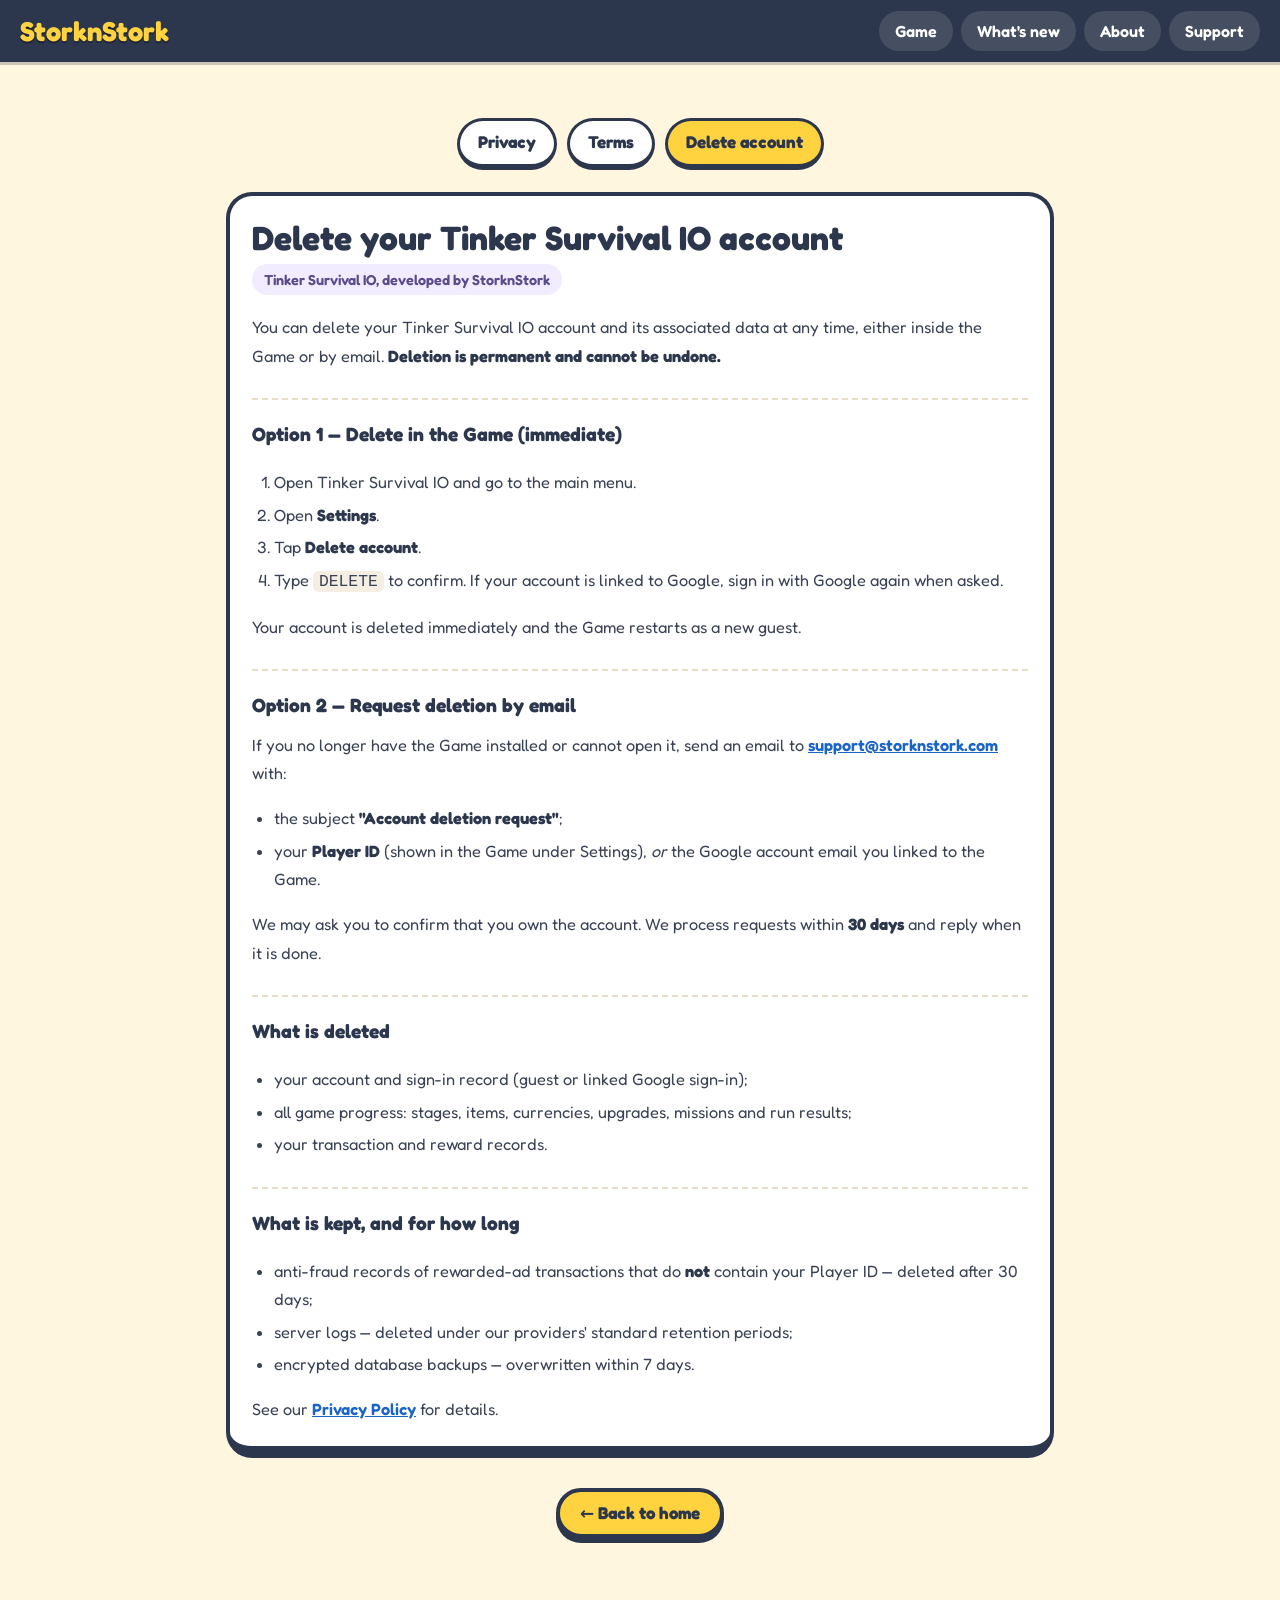
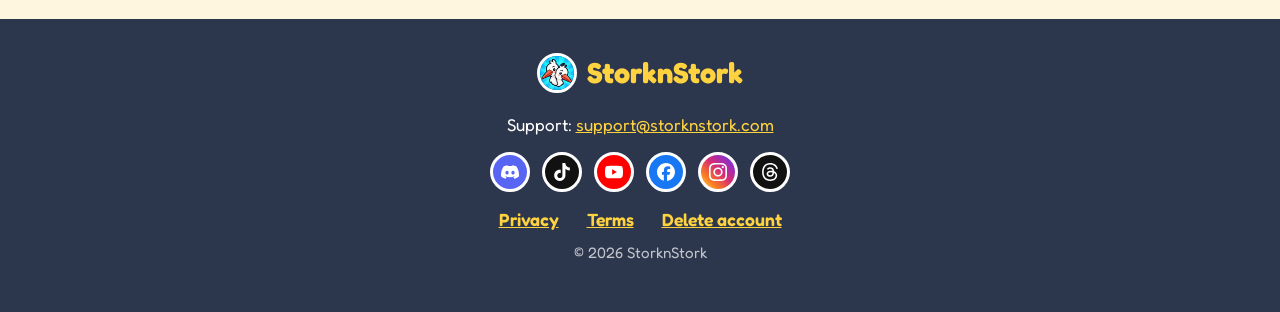
<file: tinker-survival-io/delete-account.html>
<!doctype html>
<html lang="en">
<head>
<meta charset="utf-8">
<meta name="viewport" content="width=device-width, initial-scale=1">
<title>Tinker Survival IO — Delete Your Account</title>
<meta name="theme-color" content="#700C8E">
<link rel="icon" href="../favicon.ico" sizes="48x48">
<link rel="icon" href="../img/favicon-32.png" type="image/png" sizes="32x32">
<link rel="icon" href="../img/favicon-192.png" type="image/png" sizes="192x192">
<link rel="apple-touch-icon" href="../img/apple-touch-icon.png">
<link rel="preconnect" href="https://fonts.googleapis.com">
<link rel="preconnect" href="https://fonts.gstatic.com" crossorigin>
<link rel="stylesheet" href="https://fonts.googleapis.com/css2?family=Fredoka:wght@400;500;600;700&amp;display=swap">
<link rel="stylesheet" href="../home.css">
</head>
<body class="home">

<header class="topbar">
  <a class="brand" href="../index.html">StorknStork</a>
  <nav aria-label="Main">
    <a href="../index.html#game">Game</a>
    <a href="../index.html#whats-new">What's new</a>
    <a href="../index.html#about">About</a>
    <a href="../index.html#support">Support</a>
  </nav>
</header>

<main>
  <section class="band band-cream legal-page">
    <div class="container">
      <nav class="legal-tabs" aria-label="Legal"><a href="privacy.html">Privacy</a><a href="terms.html">Terms</a><a href="delete-account.html" aria-current="page">Delete account</a></nav>
      <article class="card plain legal-doc">
        <h1 class="legal-title">Delete your Tinker Survival IO account</h1>
        <p class="meta">Tinker Survival IO, developed by StorknStork</p>

  <p>You can delete your Tinker Survival IO account and its associated data at any time, either inside the Game or by email.
  <strong>Deletion is permanent and cannot be undone.</strong></p>

  <h2>Option 1 — Delete in the Game (immediate)</h2>
  <ol>
    <li>Open Tinker Survival IO and go to the main menu.</li>
    <li>Open <strong>Settings</strong>.</li>
    <li>Tap <strong>Delete account</strong>.</li>
    <li>Type <code>DELETE</code> to confirm. If your account is linked to Google, sign in with Google again when asked.</li>
  </ol>
  <p>Your account is deleted immediately and the Game restarts as a new guest.</p>

  <h2>Option 2 — Request deletion by email</h2>
  <p>If you no longer have the Game installed or cannot open it, send an email to
  <a href="mailto:support@storknstork.com?subject=Account%20deletion%20request">support@storknstork.com</a> with:</p>
  <ul>
    <li>the subject <strong>"Account deletion request"</strong>;</li>
    <li>your <strong>Player ID</strong> (shown in the Game under Settings), <em>or</em> the Google account email you linked to the Game.</li>
  </ul>
  <p>We may ask you to confirm that you own the account. We process requests within <strong>30 days</strong> and reply when it is done.</p>

  <h2>What is deleted</h2>
  <ul>
    <li>your account and sign-in record (guest or linked Google sign-in);</li>
    <li>all game progress: stages, items, currencies, upgrades, missions and run results;</li>
    <li>your transaction and reward records.</li>
  </ul>

  <h2>What is kept, and for how long</h2>
  <ul>
    <li>anti-fraud records of rewarded-ad transactions that do <strong>not</strong> contain your Player ID — deleted after 30 days;</li>
    <li>server logs — deleted under our providers' standard retention periods;</li>
    <li>encrypted database backups — overwritten within 7 days.</li>
  </ul>
  <p>See our <a href="privacy.html">Privacy Policy</a> for details.</p>
      </article>
      <p class="updates-back"><a class="see-all" href="../index.html">← Back to home</a></p>
    </div>
  </section>
</main>
<footer class="site-footer">
  <div class="container">
    <p class="foot-brand"><img class="brand-avatar" src="../img/storknstork-128.jpg" alt="" width="40" height="40">StorknStork</p>
    <p>Support: <a href="mailto:support@storknstork.com">support@storknstork.com</a></p>
    <div class="socials-icons" data-socials="icons"></div>
    <p class="legal">
      <a href="privacy.html">Privacy</a>
      <a href="terms.html">Terms</a>
      <a href="delete-account.html">Delete account</a>
    </p>
    <p class="copy">© 2026 StorknStork</p>
  </div>
</footer>

<script src="../socials.js"></script>
</body>
</html>
</file>
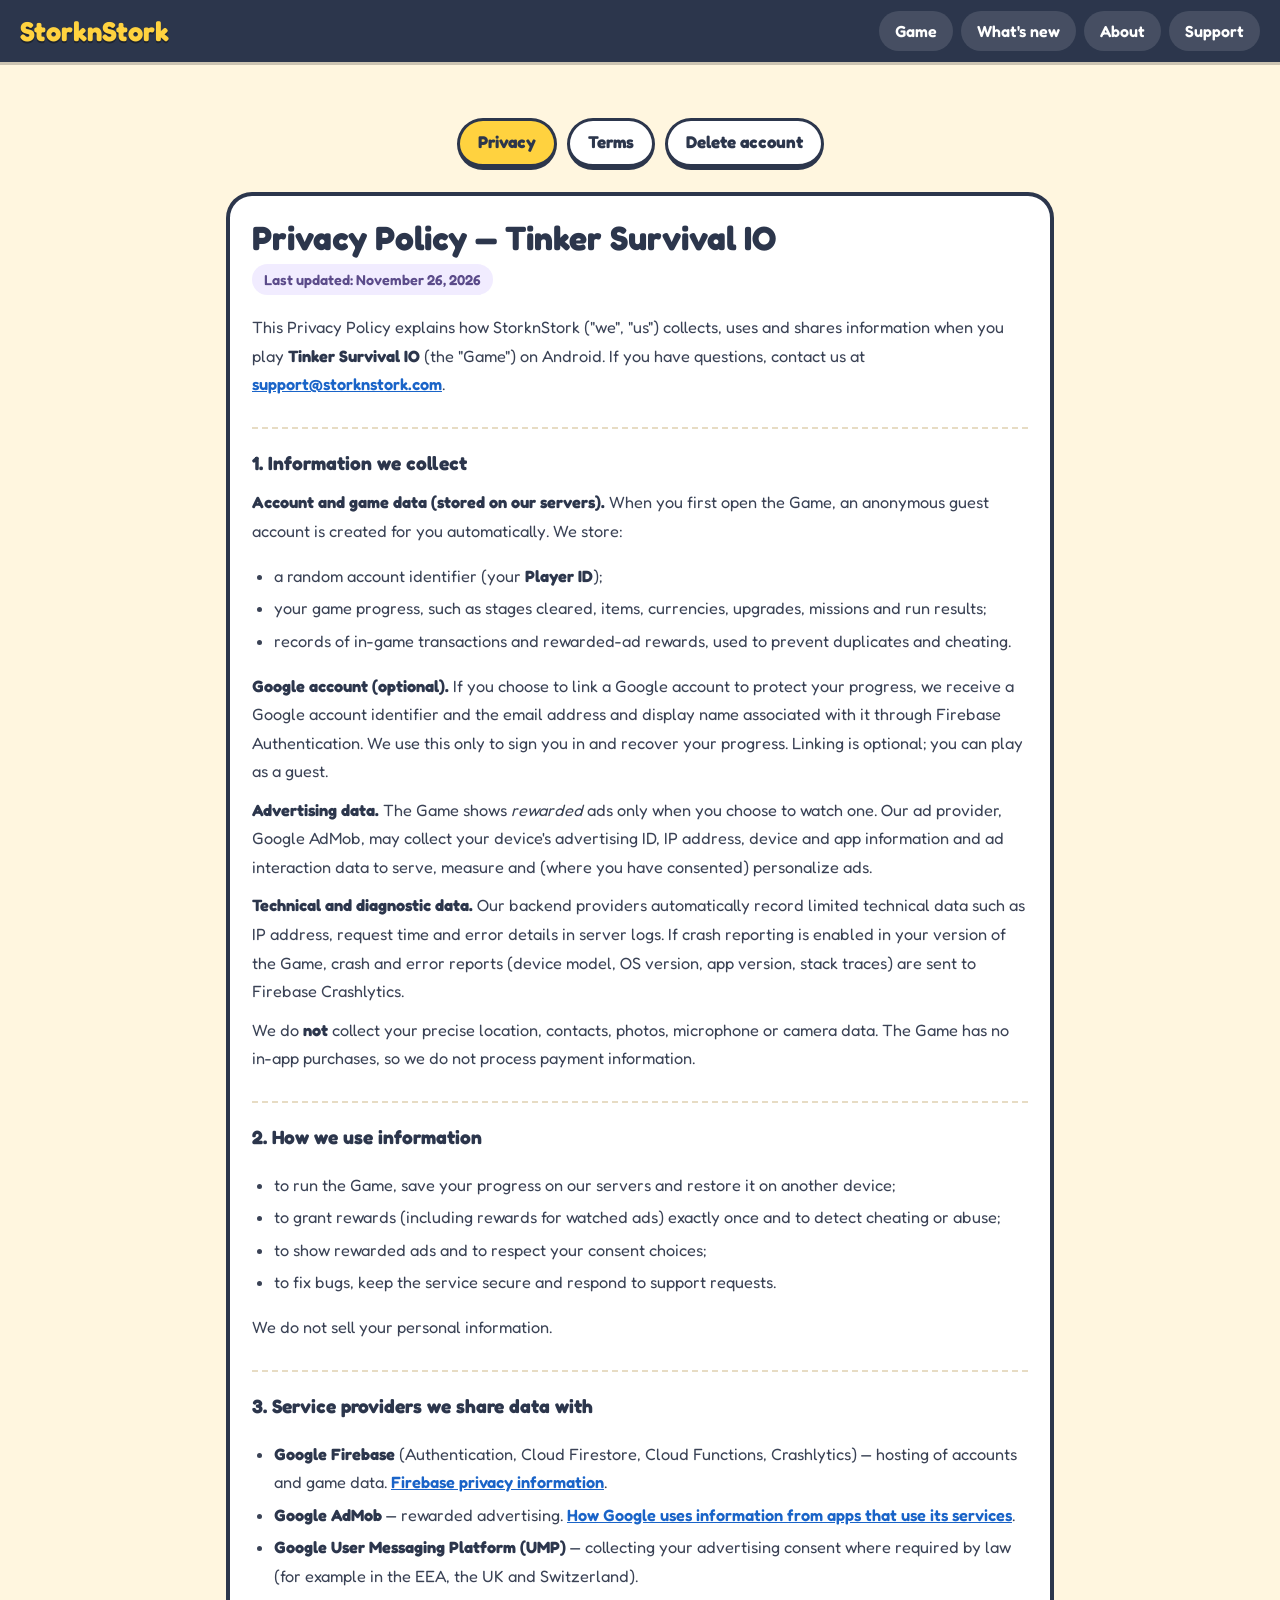
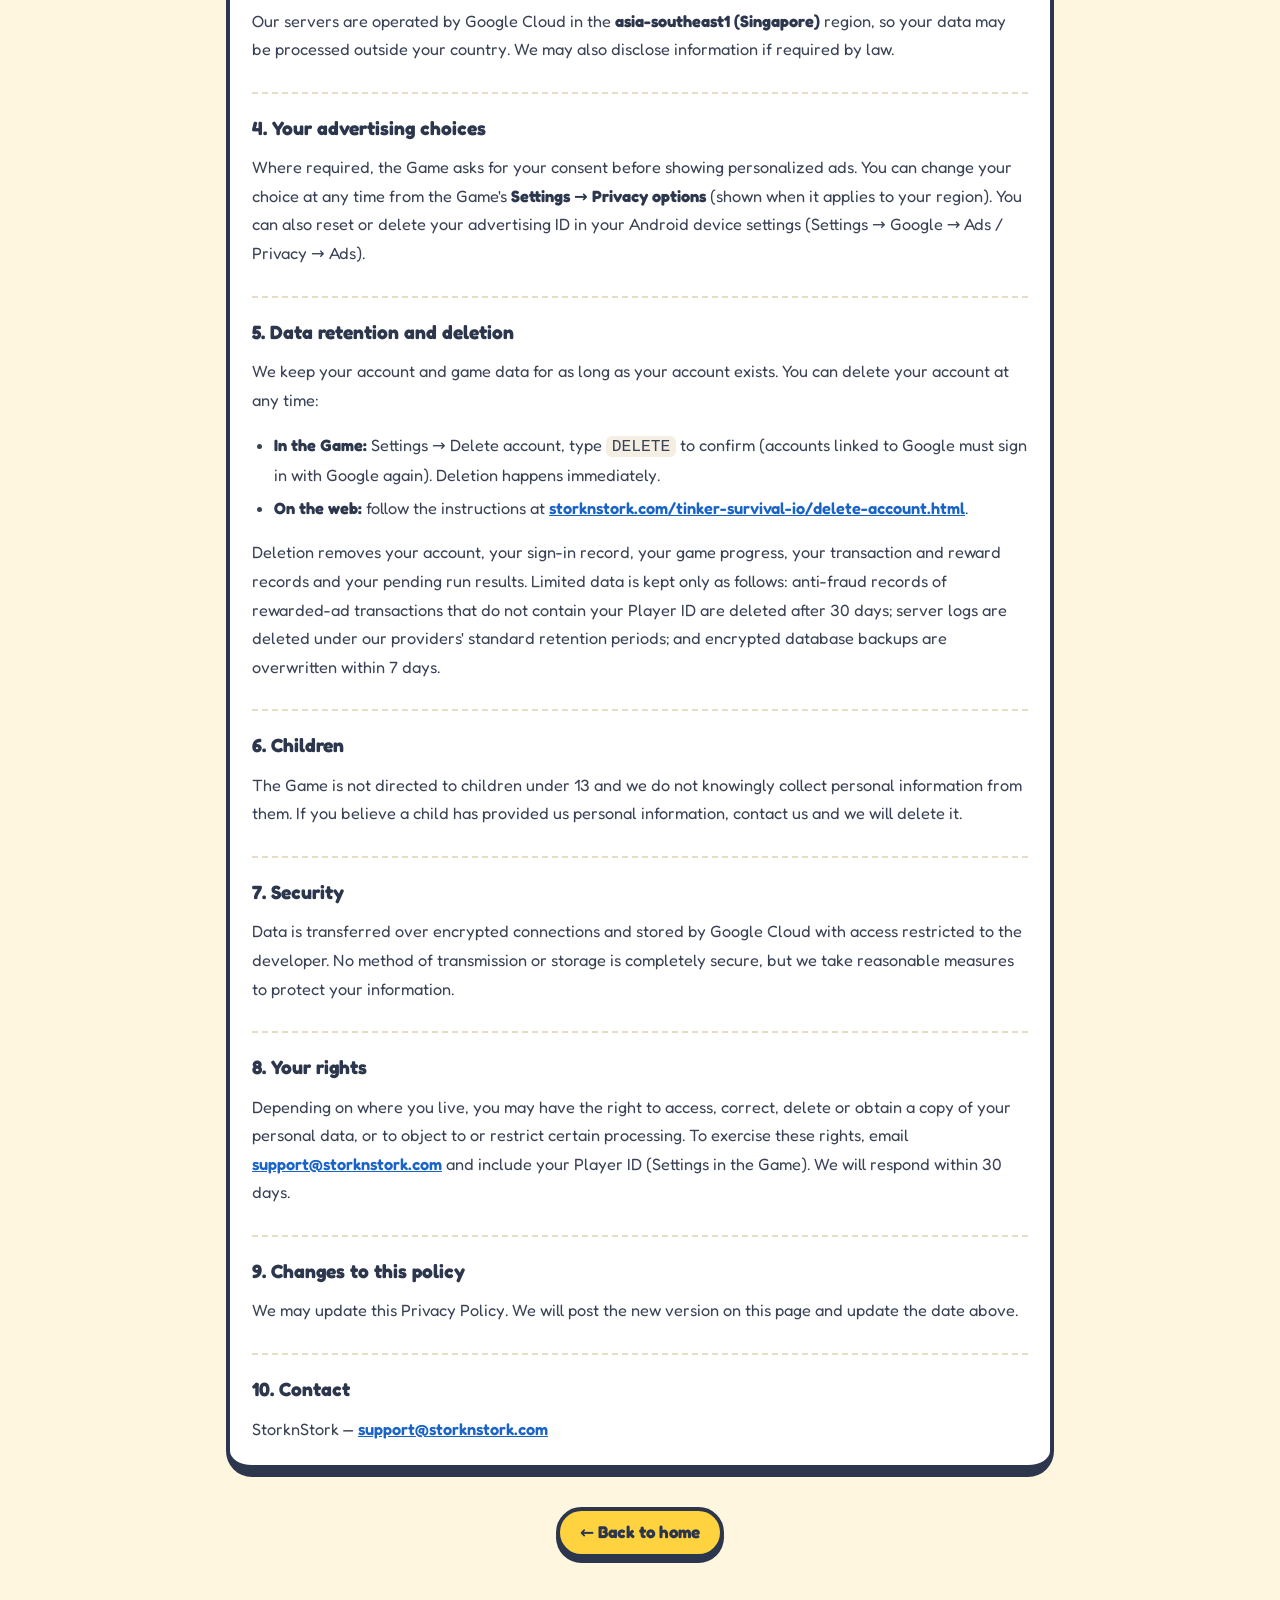
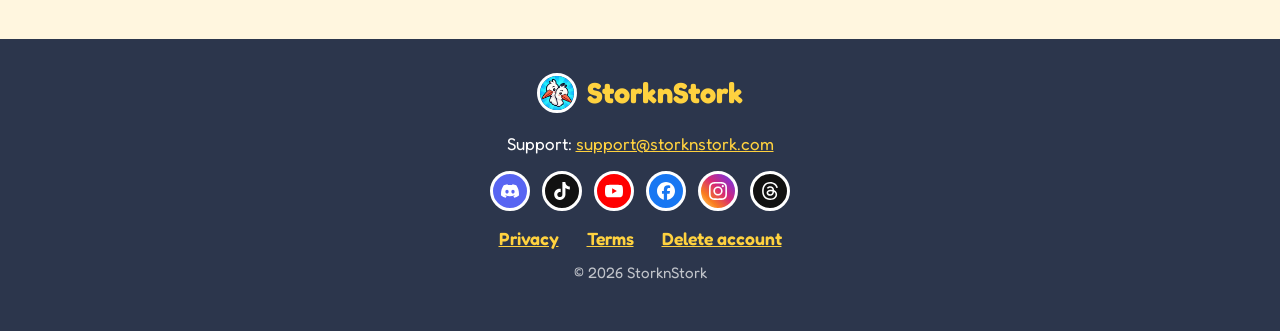
<file: tinker-survival-io/privacy.html>
<!doctype html>
<html lang="en">
<head>
<meta charset="utf-8">
<meta name="viewport" content="width=device-width, initial-scale=1">
<title>Tinker Survival IO — Privacy Policy</title>
<meta name="theme-color" content="#700C8E">
<link rel="icon" href="../favicon.ico" sizes="48x48">
<link rel="icon" href="../img/favicon-32.png" type="image/png" sizes="32x32">
<link rel="icon" href="../img/favicon-192.png" type="image/png" sizes="192x192">
<link rel="apple-touch-icon" href="../img/apple-touch-icon.png">
<link rel="preconnect" href="https://fonts.googleapis.com">
<link rel="preconnect" href="https://fonts.gstatic.com" crossorigin>
<link rel="stylesheet" href="https://fonts.googleapis.com/css2?family=Fredoka:wght@400;500;600;700&amp;display=swap">
<link rel="stylesheet" href="../home.css">
</head>
<body class="home">

<header class="topbar">
  <a class="brand" href="../index.html">StorknStork</a>
  <nav aria-label="Main">
    <a href="../index.html#game">Game</a>
    <a href="../index.html#whats-new">What's new</a>
    <a href="../index.html#about">About</a>
    <a href="../index.html#support">Support</a>
  </nav>
</header>

<main>
  <section class="band band-cream legal-page">
    <div class="container">
      <nav class="legal-tabs" aria-label="Legal"><a href="privacy.html" aria-current="page">Privacy</a><a href="terms.html">Terms</a><a href="delete-account.html">Delete account</a></nav>
      <article class="card plain legal-doc">
        <h1 class="legal-title">Privacy Policy — Tinker Survival IO</h1>
        <p class="meta">Last updated: November 26, 2026</p>

  <p>This Privacy Policy explains how StorknStork ("we", "us") collects, uses and shares information when you play
  <strong>Tinker Survival IO</strong> (the "Game") on Android. If you have questions, contact us at
  <a href="mailto:support@storknstork.com">support@storknstork.com</a>.</p>

  <h2>1. Information we collect</h2>
  <p><strong>Account and game data (stored on our servers).</strong> When you first open the Game, an anonymous guest account
  is created for you automatically. We store:</p>
  <ul>
    <li>a random account identifier (your <strong>Player ID</strong>);</li>
    <li>your game progress, such as stages cleared, items, currencies, upgrades, missions and run results;</li>
    <li>records of in-game transactions and rewarded-ad rewards, used to prevent duplicates and cheating.</li>
  </ul>
  <p><strong>Google account (optional).</strong> If you choose to link a Google account to protect your progress, we receive a
  Google account identifier and the email address and display name associated with it through Firebase Authentication.
  We use this only to sign you in and recover your progress. Linking is optional; you can play as a guest.</p>
  <p><strong>Advertising data.</strong> The Game shows <em>rewarded</em> ads only when you choose to watch one. Our ad provider,
  Google AdMob, may collect your device's advertising ID, IP address, device and app information and ad interaction data
  to serve, measure and (where you have consented) personalize ads.</p>
  <p><strong>Technical and diagnostic data.</strong> Our backend providers automatically record limited technical data such as
  IP address, request time and error details in server logs. If crash reporting is enabled in your version of the Game, crash
  and error reports (device model, OS version, app version, stack traces) are sent to Firebase Crashlytics.</p>
  <p>We do <strong>not</strong> collect your precise location, contacts, photos, microphone or camera data. The Game has no in-app
  purchases, so we do not process payment information.</p>

  <h2>2. How we use information</h2>
  <ul>
    <li>to run the Game, save your progress on our servers and restore it on another device;</li>
    <li>to grant rewards (including rewards for watched ads) exactly once and to detect cheating or abuse;</li>
    <li>to show rewarded ads and to respect your consent choices;</li>
    <li>to fix bugs, keep the service secure and respond to support requests.</li>
  </ul>
  <p>We do not sell your personal information.</p>

  <h2>3. Service providers we share data with</h2>
  <ul>
    <li><strong>Google Firebase</strong> (Authentication, Cloud Firestore, Cloud Functions, Crashlytics) — hosting of accounts and
      game data. <a href="https://firebase.google.com/support/privacy">Firebase privacy information</a>.</li>
    <li><strong>Google AdMob</strong> — rewarded advertising.
      <a href="https://policies.google.com/technologies/partner-sites">How Google uses information from apps that use its services</a>.</li>
    <li><strong>Google User Messaging Platform (UMP)</strong> — collecting your advertising consent where required by law
      (for example in the EEA, the UK and Switzerland).</li>
  </ul>
  <p>Our servers are operated by Google Cloud in the <strong>asia-southeast1 (Singapore)</strong> region, so your data may be
  processed outside your country. We may also disclose information if required by law.</p>

  <h2>4. Your advertising choices</h2>
  <p>Where required, the Game asks for your consent before showing personalized ads. You can change your choice at any time
  from the Game's <strong>Settings → Privacy options</strong> (shown when it applies to your region). You can also reset or delete
  your advertising ID in your Android device settings (Settings → Google → Ads / Privacy → Ads).</p>

  <h2>5. Data retention and deletion</h2>
  <p>We keep your account and game data for as long as your account exists. You can delete your account at any time:</p>
  <ul>
    <li><strong>In the Game:</strong> Settings → Delete account, type <code>DELETE</code> to confirm (accounts linked to Google must
      sign in with Google again). Deletion happens immediately.</li>
    <li><strong>On the web:</strong> follow the instructions at
      <a href="delete-account.html">storknstork.com/tinker-survival-io/delete-account.html</a>.</li>
  </ul>
  <p>Deletion removes your account, your sign-in record, your game progress, your transaction and reward records and your
  pending run results. Limited data is kept only as follows: anti-fraud records of rewarded-ad transactions that do not contain
  your Player ID are deleted after 30 days; server logs are deleted under our providers' standard retention periods; and
  encrypted database backups are overwritten within 7 days.</p>

  <h2>6. Children</h2>
  <p>The Game is not directed to children under 13 and we do not knowingly collect personal information from them. If you
  believe a child has provided us personal information, contact us and we will delete it.</p>

  <h2>7. Security</h2>
  <p>Data is transferred over encrypted connections and stored by Google Cloud with access restricted to the developer. No
  method of transmission or storage is completely secure, but we take reasonable measures to protect your information.</p>

  <h2>8. Your rights</h2>
  <p>Depending on where you live, you may have the right to access, correct, delete or obtain a copy of your personal data,
  or to object to or restrict certain processing. To exercise these rights, email
  <a href="mailto:support@storknstork.com">support@storknstork.com</a> and include your Player ID (Settings in the Game).
  We will respond within 30 days.</p>

  <h2>9. Changes to this policy</h2>
  <p>We may update this Privacy Policy. We will post the new version on this page and update the date above.</p>

  <h2>10. Contact</h2>
  <p>StorknStork — <a href="mailto:support@storknstork.com">support@storknstork.com</a></p>
      </article>
      <p class="updates-back"><a class="see-all" href="../index.html">← Back to home</a></p>
    </div>
  </section>
</main>
<footer class="site-footer">
  <div class="container">
    <p class="foot-brand"><img class="brand-avatar" src="../img/storknstork-128.jpg" alt="" width="40" height="40">StorknStork</p>
    <p>Support: <a href="mailto:support@storknstork.com">support@storknstork.com</a></p>
    <div class="socials-icons" data-socials="icons"></div>
    <p class="legal">
      <a href="privacy.html">Privacy</a>
      <a href="terms.html">Terms</a>
      <a href="delete-account.html">Delete account</a>
    </p>
    <p class="copy">© 2026 StorknStork</p>
  </div>
</footer>

<script src="../socials.js"></script>
</body>
</html>
</file>
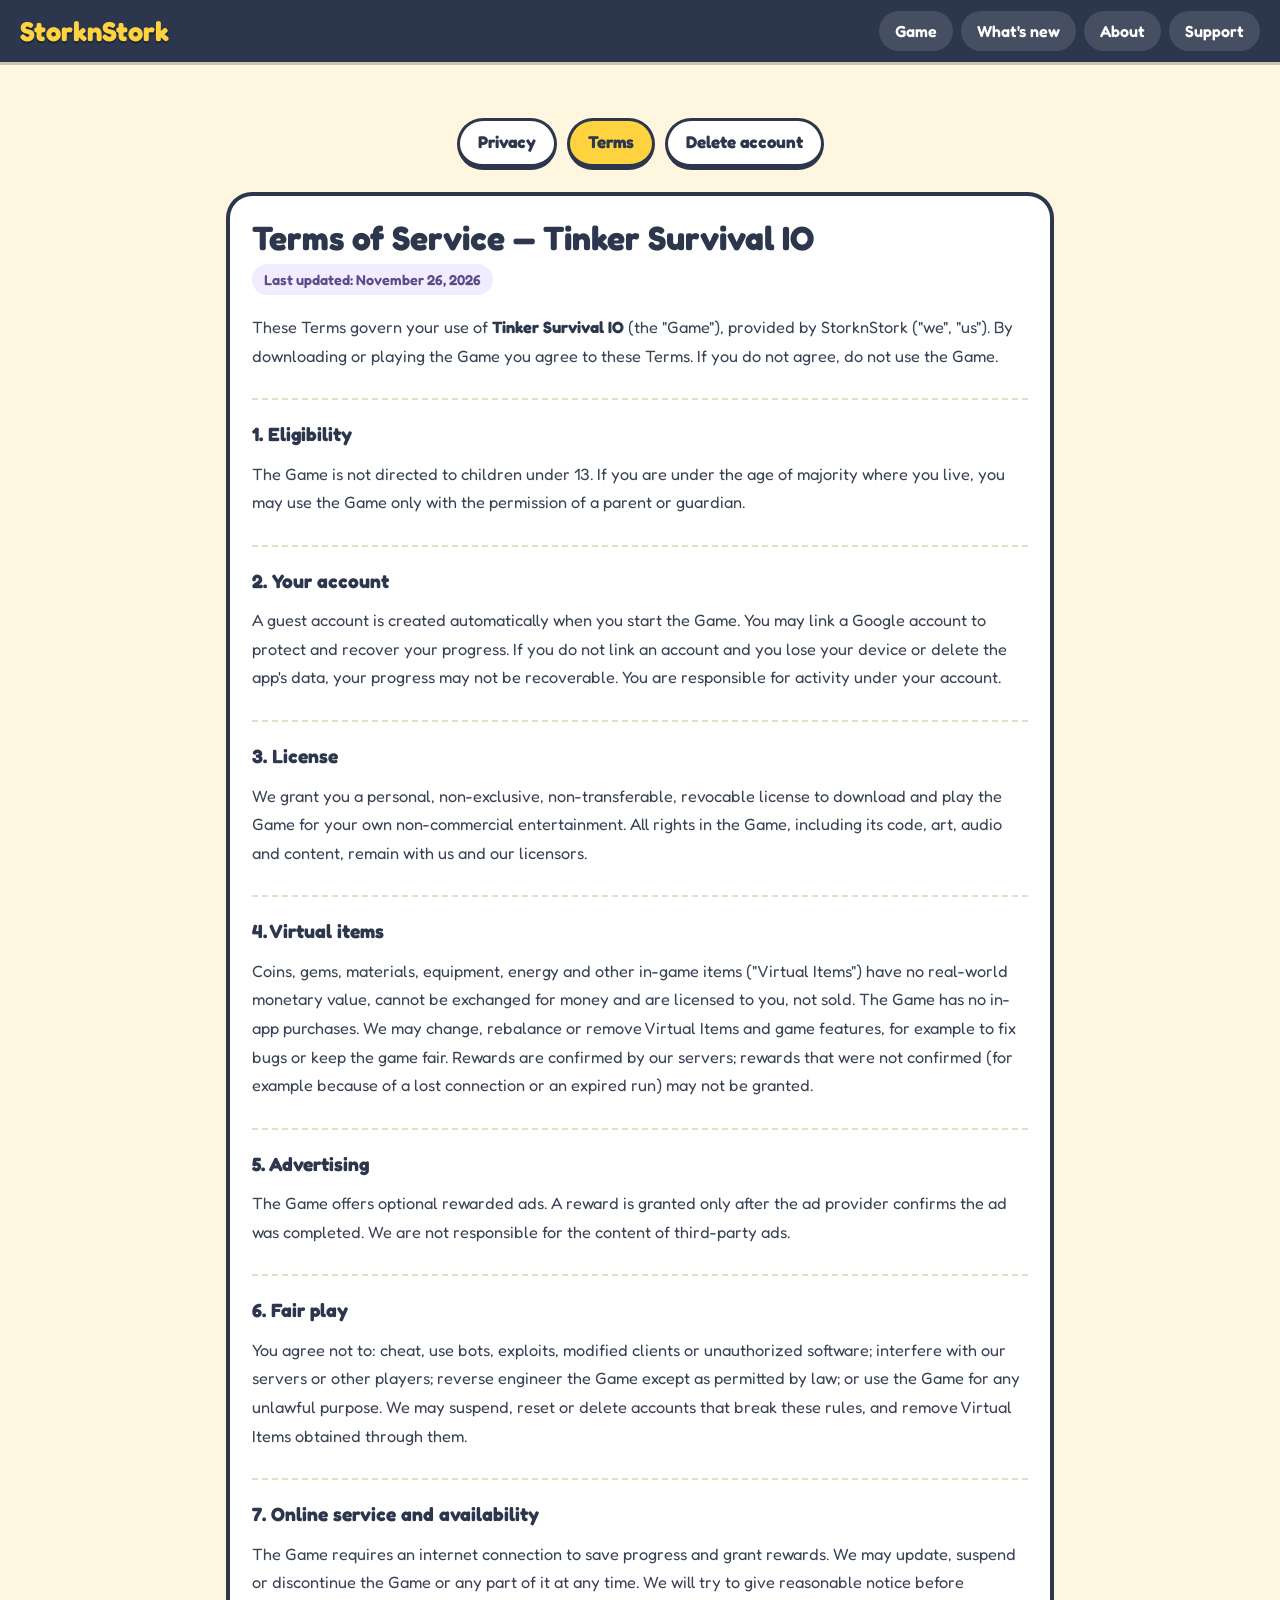
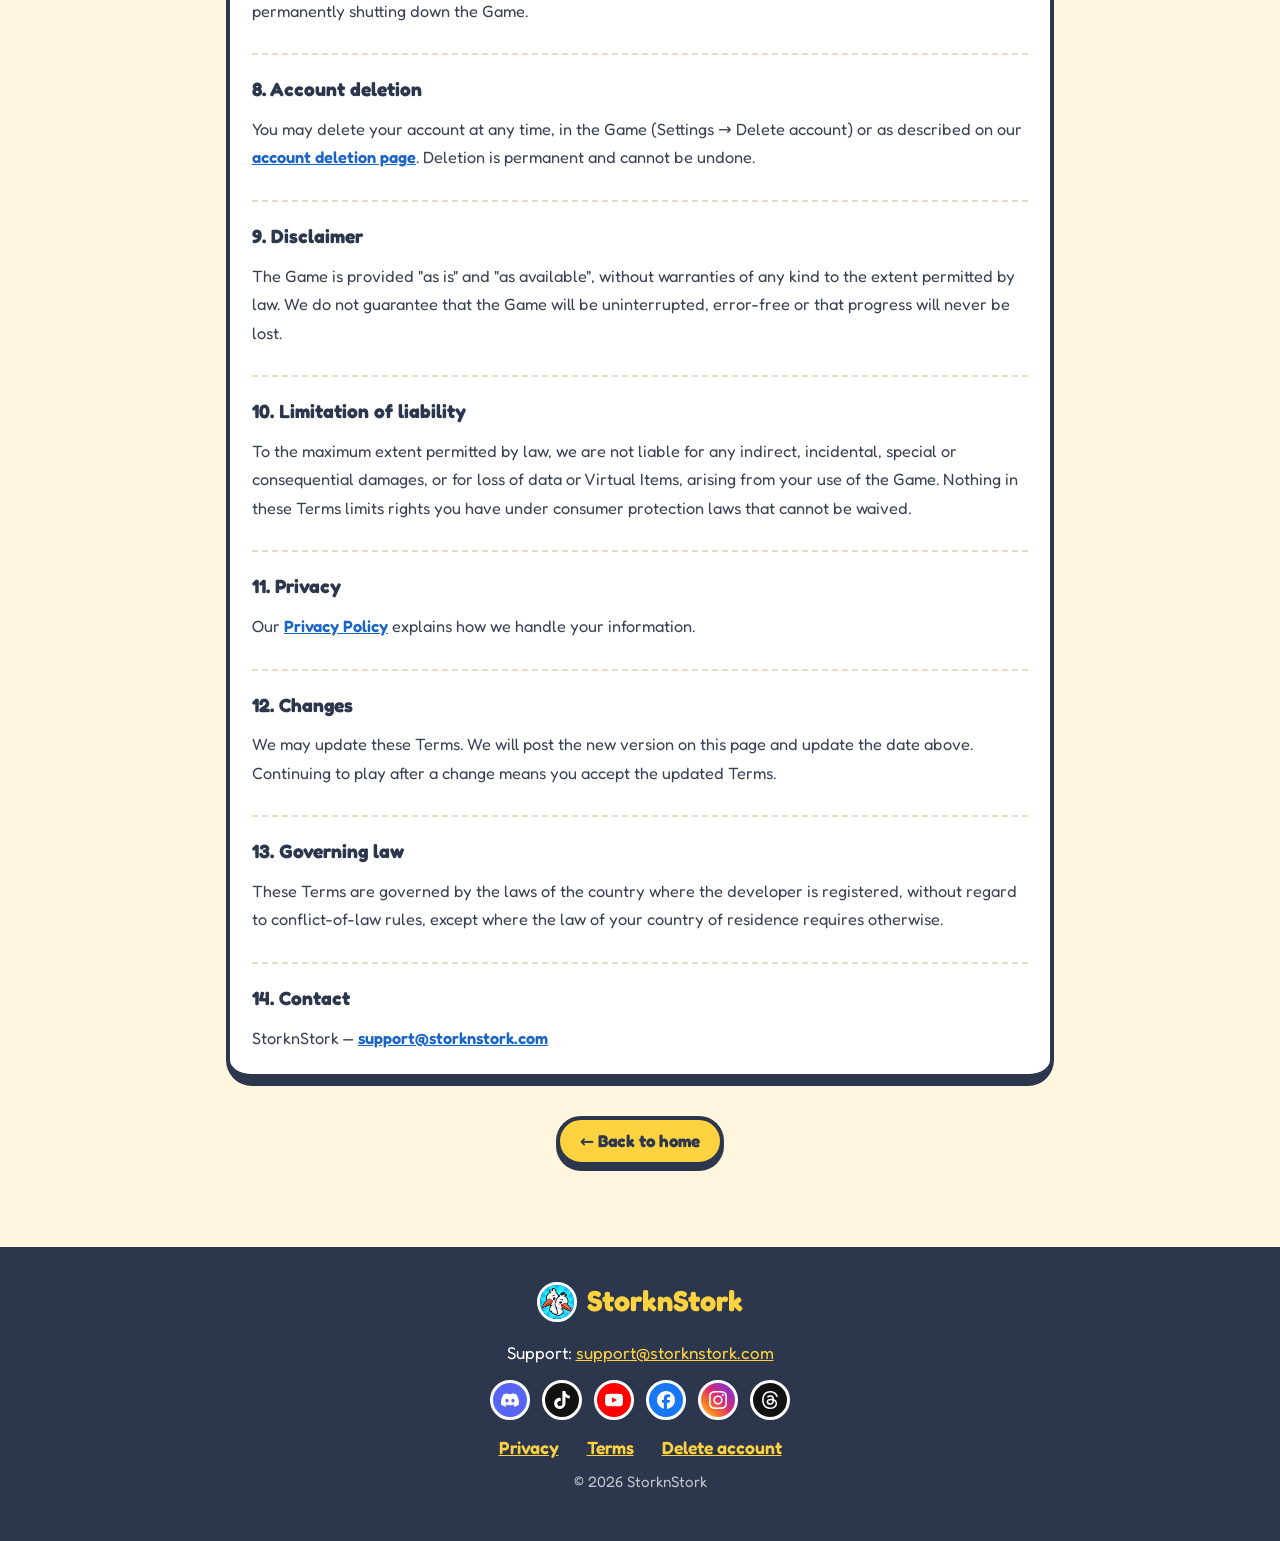
<file: tinker-survival-io/terms.html>
<!doctype html>
<html lang="en">
<head>
<meta charset="utf-8">
<meta name="viewport" content="width=device-width, initial-scale=1">
<title>Tinker Survival IO — Terms of Service</title>
<meta name="theme-color" content="#700C8E">
<link rel="icon" href="../favicon.ico" sizes="48x48">
<link rel="icon" href="../img/favicon-32.png" type="image/png" sizes="32x32">
<link rel="icon" href="../img/favicon-192.png" type="image/png" sizes="192x192">
<link rel="apple-touch-icon" href="../img/apple-touch-icon.png">
<link rel="preconnect" href="https://fonts.googleapis.com">
<link rel="preconnect" href="https://fonts.gstatic.com" crossorigin>
<link rel="stylesheet" href="https://fonts.googleapis.com/css2?family=Fredoka:wght@400;500;600;700&amp;display=swap">
<link rel="stylesheet" href="../home.css">
</head>
<body class="home">

<header class="topbar">
  <a class="brand" href="../index.html">StorknStork</a>
  <nav aria-label="Main">
    <a href="../index.html#game">Game</a>
    <a href="../index.html#whats-new">What's new</a>
    <a href="../index.html#about">About</a>
    <a href="../index.html#support">Support</a>
  </nav>
</header>

<main>
  <section class="band band-cream legal-page">
    <div class="container">
      <nav class="legal-tabs" aria-label="Legal"><a href="privacy.html">Privacy</a><a href="terms.html" aria-current="page">Terms</a><a href="delete-account.html">Delete account</a></nav>
      <article class="card plain legal-doc">
        <h1 class="legal-title">Terms of Service — Tinker Survival IO</h1>
        <p class="meta">Last updated: November 26, 2026</p>

  <p>These Terms govern your use of <strong>Tinker Survival IO</strong> (the "Game"), provided by StorknStork ("we", "us").
  By downloading or playing the Game you agree to these Terms. If you do not agree, do not use the Game.</p>

  <h2>1. Eligibility</h2>
  <p>The Game is not directed to children under 13. If you are under the age of majority where you live, you may use the Game
  only with the permission of a parent or guardian.</p>

  <h2>2. Your account</h2>
  <p>A guest account is created automatically when you start the Game. You may link a Google account to protect and recover your
  progress. If you do not link an account and you lose your device or delete the app's data, your progress may not be
  recoverable. You are responsible for activity under your account.</p>

  <h2>3. License</h2>
  <p>We grant you a personal, non-exclusive, non-transferable, revocable license to download and play the Game for your own
  non-commercial entertainment. All rights in the Game, including its code, art, audio and content, remain with us and our
  licensors.</p>

  <h2>4. Virtual items</h2>
  <p>Coins, gems, materials, equipment, energy and other in-game items ("Virtual Items") have no real-world monetary value,
  cannot be exchanged for money and are licensed to you, not sold. The Game has no in-app purchases. We may change, rebalance
  or remove Virtual Items and game features, for example to fix bugs or keep the game fair. Rewards are confirmed by our
  servers; rewards that were not confirmed (for example because of a lost connection or an expired run) may not be granted.</p>

  <h2>5. Advertising</h2>
  <p>The Game offers optional rewarded ads. A reward is granted only after the ad provider confirms the ad was completed. We are
  not responsible for the content of third-party ads.</p>

  <h2>6. Fair play</h2>
  <p>You agree not to: cheat, use bots, exploits, modified clients or unauthorized software; interfere with our servers or other
  players; reverse engineer the Game except as permitted by law; or use the Game for any unlawful purpose. We may suspend,
  reset or delete accounts that break these rules, and remove Virtual Items obtained through them.</p>

  <h2>7. Online service and availability</h2>
  <p>The Game requires an internet connection to save progress and grant rewards. We may update, suspend or discontinue the
  Game or any part of it at any time. We will try to give reasonable notice before permanently shutting down the Game.</p>

  <h2>8. Account deletion</h2>
  <p>You may delete your account at any time, in the Game (Settings → Delete account) or as described on our
  <a href="delete-account.html">account deletion page</a>. Deletion is permanent and cannot be undone.</p>

  <h2>9. Disclaimer</h2>
  <p>The Game is provided "as is" and "as available", without warranties of any kind to the extent permitted by law. We do not
  guarantee that the Game will be uninterrupted, error-free or that progress will never be lost.</p>

  <h2>10. Limitation of liability</h2>
  <p>To the maximum extent permitted by law, we are not liable for any indirect, incidental, special or consequential damages,
  or for loss of data or Virtual Items, arising from your use of the Game. Nothing in these Terms limits rights you have under
  consumer protection laws that cannot be waived.</p>

  <h2>11. Privacy</h2>
  <p>Our <a href="privacy.html">Privacy Policy</a> explains how we handle your information.</p>

  <h2>12. Changes</h2>
  <p>We may update these Terms. We will post the new version on this page and update the date above. Continuing to play after a
  change means you accept the updated Terms.</p>

  <h2>13. Governing law</h2>
  <p>These Terms are governed by the laws of the country where the developer is registered, without regard to conflict-of-law rules, except where the law of your
  country of residence requires otherwise.</p>

  <h2>14. Contact</h2>
  <p>StorknStork — <a href="mailto:support@storknstork.com">support@storknstork.com</a></p>
      </article>
      <p class="updates-back"><a class="see-all" href="../index.html">← Back to home</a></p>
    </div>
  </section>
</main>
<footer class="site-footer">
  <div class="container">
    <p class="foot-brand"><img class="brand-avatar" src="../img/storknstork-128.jpg" alt="" width="40" height="40">StorknStork</p>
    <p>Support: <a href="mailto:support@storknstork.com">support@storknstork.com</a></p>
    <div class="socials-icons" data-socials="icons"></div>
    <p class="legal">
      <a href="privacy.html">Privacy</a>
      <a href="terms.html">Terms</a>
      <a href="delete-account.html">Delete account</a>
    </p>
    <p class="copy">© 2026 StorknStork</p>
  </div>
</footer>

<script src="../socials.js"></script>
</body>
</html>
</file>
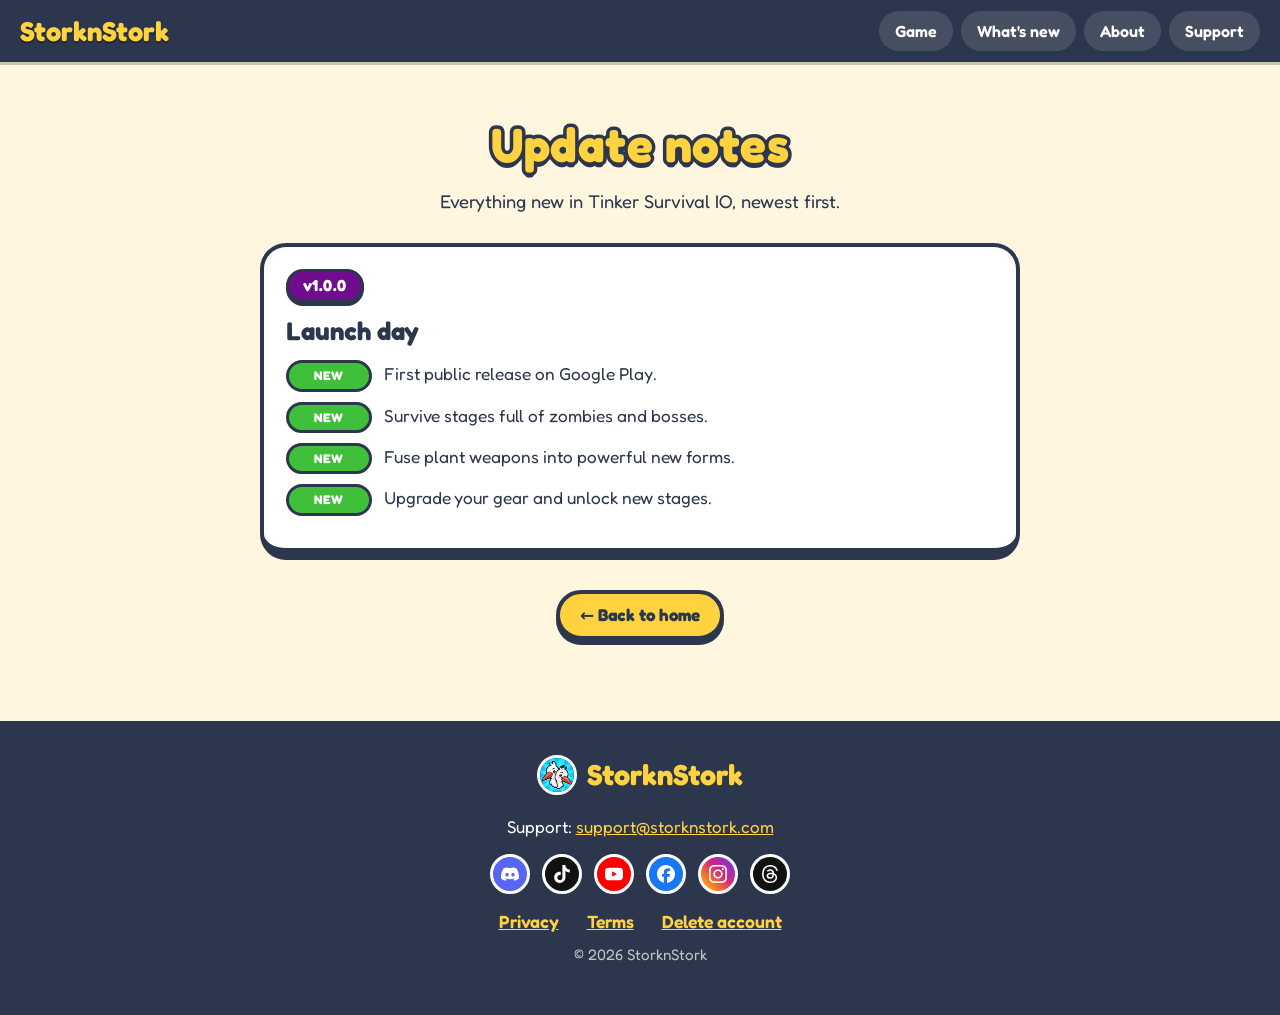
<file: tinker-survival-io/updates.html>
<!doctype html>
<html lang="en">
<head>
<meta charset="utf-8">
<meta name="viewport" content="width=device-width, initial-scale=1">
<title>Updates — Tinker Survival IO</title>
<meta name="description" content="All update notes for Tinker Survival IO by StorknStork.">
<meta name="theme-color" content="#700C8E">
<link rel="icon" href="../favicon.ico" sizes="48x48">
<link rel="icon" href="../img/favicon-32.png" type="image/png" sizes="32x32">
<link rel="icon" href="../img/favicon-192.png" type="image/png" sizes="192x192">
<link rel="apple-touch-icon" href="../img/apple-touch-icon.png">
<link rel="preconnect" href="https://fonts.googleapis.com">
<link rel="preconnect" href="https://fonts.gstatic.com" crossorigin>
<link rel="stylesheet" href="https://fonts.googleapis.com/css2?family=Fredoka:wght@400;500;600;700&amp;display=swap">
<link rel="stylesheet" href="../home.css">
</head>
<body class="home">

<header class="topbar">
  <a class="brand" href="../index.html">StorknStork</a>
  <nav aria-label="Main">
    <a href="../index.html#game">Game</a>
    <a href="../index.html#whats-new">What's new</a>
    <a href="../index.html#about">About</a>
    <a href="../index.html#support">Support</a>
  </nav>
</header>

<main>
  <section class="band band-cream updates-page">
    <div class="container">
      <h1 class="section-title title-center">Update notes</h1>
      <p class="updates-intro">Everything new in Tinker Survival IO, newest first.</p>
      <!-- Nội dung lấy từ ../updates-data.js -->
      <div class="updates-all" data-updates="all">
        <noscript><p>Please enable JavaScript to see the update notes.</p></noscript>
      </div>
      <p class="updates-back"><a class="see-all" href="../index.html">← Back to home</a></p>
    </div>
  </section>
</main>

<footer class="site-footer">
  <div class="container">
    <p class="foot-brand"><img class="brand-avatar" src="../img/storknstork-128.jpg" alt="" width="40" height="40">StorknStork</p>
    <p>Support: <a href="mailto:support@storknstork.com">support@storknstork.com</a></p>
    <div class="socials-icons" data-socials="icons"></div>
    <p class="legal">
      <a href="privacy.html">Privacy</a>
      <a href="terms.html">Terms</a>
      <a href="delete-account.html">Delete account</a>
    </p>
    <p class="copy">© 2026 StorknStork</p>
  </div>
</footer>

<script src="../updates-data.js"></script>
<script src="../updates.js"></script>
<script src="../socials.js"></script>
</body>
</html>
</file>
<file: home.css>
/* Style chung cho toàn bộ web (trang chủ, Updates, các trang pháp lý) — một theme sáng duy nhất */
body.home {
  --purple: #700C8E; --purple-l: #9B1FC0; --ink: #2C364C; --card: #B8BED0;
  --yellow: #ffd23f; --yellow-d: #e0a800; --green: #8be04e; --green-d: #4fbf3a; --cream: #fff6df;
  margin: 0; background: var(--cream); color: var(--ink);
  font: 17px/1.55 "Fredoka", "Baloo 2", system-ui, -apple-system, "Segoe UI", Roboto, sans-serif;
  overflow-x: hidden; color-scheme: light;
}
.home *, .home *::before, .home *::after { box-sizing: border-box; }
.home img { max-width: 100%; height: auto; display: block; }
.home a { color: inherit; }
.container { max-width: 1120px; margin: 0 auto; padding: 0 16px; }
.hidden { display: none !important; }
html { scroll-behavior: smooth; scroll-padding-top: 84px; background: #2C364C; }
.home [id] { scroll-margin-top: 84px; }

/* Chữ tiêu đề kiểu game: vàng viền tối + bóng */
.headline, .section-title {
  color: var(--yellow); -webkit-text-stroke: 7px var(--ink); paint-order: stroke fill;
  text-shadow: 0 5px 0 var(--ink); letter-spacing: .5px; line-height: 1.1; font-weight: 700;
}
.headline { color: #fff; font-size: clamp(2.3rem, 9vw, 4.5rem); margin: 8px 0 12px; }
.section-title { font-size: clamp(2rem, 6vw, 3rem); margin: 0 0 24px; text-align: center; }
.two-col .section-title { text-align: left; }

/* Nav */
.topbar { position: sticky; top: 0; z-index: 20; display: flex; align-items: center; justify-content: space-between;
  gap: 12px; padding: 10px 20px; background: #2C364C; color: #fff; box-shadow: 0 3px 0 rgba(0,0,0,.2); }
.brand { font-weight: 700; font-size: 1.7rem; text-decoration: none; color: var(--yellow) !important; text-shadow: 0 2px 0 rgba(0,0,0,.35); }
.topbar nav { display: flex; gap: 8px; flex-wrap: wrap; justify-content: flex-end; }
.topbar nav a { text-decoration: none; font-size: 1rem; font-weight: 600; padding: 8px 16px; border-radius: 999px;
  background: rgba(255,255,255,.12); transition: transform .12s, background .12s; }
.topbar nav a:hover { background: var(--yellow); color: var(--ink); transform: translateY(-1px); }
.topbar nav a:active { transform: scale(.95); }
@media (max-width: 640px) {
  .topbar { padding: 8px 12px; flex-direction: column; gap: 6px; }
  .brand { font-size: 1.4rem; }
  .topbar nav { justify-content: center; gap: 6px; }
  .topbar nav a { font-size: .9rem; padding: 6px 12px; }
}

/* Hero */
.hero { position: relative; overflow: hidden; color: #fff; padding: 40px 16px 0;
  background: radial-gradient(circle at 70% 40%, var(--purple-l) 0%, var(--purple) 60%, #55086c 100%); }
.hero-inner { position: relative; z-index: 2; max-width: 1120px; margin: 0 auto; display: grid; grid-template-columns: 1fr; gap: 8px; align-items: end; padding-bottom: 110px; }
.hero-art { order: -1; text-align: center; position: relative; padding-bottom: 28px; }
/* Bóng đổ dưới chân mascot — co lại khi mascot nhún lên */
.hero-art::after { content: ""; position: absolute; left: 47%; bottom: 20px; width: min(200px, 44%); height: 26px;
  transform: translateX(-50%); border-radius: 50%; background: radial-gradient(closest-side, rgba(40,0,55,.55), rgba(40,0,55,0));
  animation: shadow-bob 3s ease-in-out infinite; z-index: -1; }
@keyframes shadow-bob { 0%,100% { transform: translateX(-50%) scale(1); opacity: 1; } 50% { transform: translateX(-50%) scale(.8); opacity: .7; } }
.hero-text { text-align: center; display: flex; flex-direction: column; align-items: center; }
.logo { width: min(300px, 70%); filter: drop-shadow(0 6px 0 rgba(0,0,0,.25)); }
.subline { font-size: 1.15rem; max-width: 34ch; margin: 0 0 20px; font-weight: 500; }
.mascot { width: min(280px, 62%); margin: 0 auto; transform-origin: 50% 100%; animation: bob 3s ease-in-out infinite; filter: drop-shadow(0 12px 10px rgba(0,0,0,.3)); }
@keyframes bob { 0%,100% { transform: translateY(0) rotate(-2deg); } 50% { transform: translateY(-10px) rotate(2deg); } }
@media (min-width: 900px) {
  .hero { padding-top: 56px; }
  /* 2 cột co theo nội dung, gom vào giữa để chữ và mascot đứng sát nhau */
  .hero-inner { grid-template-columns: minmax(0, 560px) auto; justify-content: center; gap: 56px; padding-left: 16px; padding-right: 16px; }
  .hero-art { order: 2; }
  .hero-text { order: 1; text-align: left; align-items: flex-start; }
  .logo { width: 400px; }
  .headline { font-size: 3.1rem; white-space: nowrap; }
  .subline { font-size: 1.3rem; }
  .mascot { width: 420px; }
  .hero-art::after { width: 230px; height: 30px; }
}
.cta { display: flex; flex-wrap: wrap; gap: 16px; align-items: center; justify-content: inherit; }
@media (max-width: 899px) { .cta { justify-content: center; } }

/* Wave divider dùng chung: --top (màu section trên), --band (dải đậm), --front (màu section dưới) */
.wave-divider { background: var(--top); margin-bottom: -1px; line-height: 0; }
.wave-divider svg { display: block; width: 100%; height: clamp(60px, 9vw, 120px); }
.wave-divider .w-band { fill: var(--band); } .wave-divider .w-front { fill: var(--front); }
.wave-divider .flip { transform: scaleX(-1); }
.wave-divider.in-hero { position: absolute; left: 0; bottom: -1px; width: 100%; z-index: 1; margin: 0; }
.wave-divider.in-hero svg { height: 140px; }

/* Decor trôi nổi */
.deco { position: absolute; z-index: 0; font-size: 2rem; pointer-events: none; opacity: .9; animation: drift 7s ease-in-out infinite; }
.d1 { top: 12%; left: 1.5%; } .d2 { top: 8%; right: 24%; animation-delay: -2s; font-size: 1.6rem; }
.d3 { top: 50%; right: 1.5%; animation-delay: -4s; } .d4 { top: 10%; right: 3%; animation-delay: -1s; }
.zed { filter: brightness(0) opacity(.35); font-size: 3rem; }
.z1 { bottom: 24%; left: 1%; animation-duration: 9s; } .z2 { bottom: 20%; right: 1%; animation-delay: -5s; animation-duration: 11s; }
@keyframes drift { 0%,100% { transform: translate(0,0) rotate(0); } 50% { transform: translate(14px,-16px) rotate(14deg); } }
@media (max-width: 899px) { .d2, .d3, .z1, .z2 { display: none; } }

/* Nút */
.btn { display: inline-block; text-decoration: none; font-family: inherit; font-weight: 700; cursor: pointer;
  border-radius: 999px; transition: transform .12s ease, box-shadow .12s ease, filter .12s ease; }
.btn-play { background: var(--yellow); color: var(--ink) !important; font-size: 1.3rem; padding: 14px 30px; border: 4px solid var(--ink);
  box-shadow: 0 6px 0 var(--ink), 0 12px 18px rgba(0,0,0,.25); }
.btn-play:hover { transform: translateY(-2px); filter: brightness(1.06); }
.btn-play:active { transform: scale(.95) translateY(4px); box-shadow: 0 2px 0 var(--ink); }
.gp-badge { display: inline-flex; align-items: center; gap: 10px; background: #000; color: #fff !important; text-decoration: none;
  padding: 8px 22px 8px 16px; border-radius: 14px; border: 2px solid #a6a6a6; line-height: 1.1; transition: transform .12s; }
.gp-badge:hover { transform: translateY(-2px); } .gp-badge:active { transform: scale(.95); }
.gp-badge span { display: flex; flex-direction: column; text-align: left; }
.gp-badge small { font-size: .62rem; letter-spacing: .08em; font-weight: 500; }
.gp-badge b { font-size: 1.4rem; font-weight: 600; }
/* Huy hiệu Play cỡ lớn — CTA duy nhất ở hero */
.gp-badge-lg { padding: 12px 30px 12px 22px; border-radius: 18px; gap: 14px; border-width: 3px; box-shadow: 0 6px 0 rgba(0,0,0,.35); }
.gp-badge-lg svg { width: 36px; height: 40px; }
.gp-badge-lg small { font-size: .8rem; }
.gp-badge-lg b { font-size: 1.9rem; }
.home a:focus-visible, .home button:focus-visible, .track:focus-visible { outline: 3px solid #fff; outline-offset: 3px; box-shadow: 0 0 0 6px var(--ink); }

/* Bands */
.band { padding: 64px 0; }
.band-green { background: var(--green); }
.band-yellow { background: var(--yellow); }
.band-cream { background: var(--cream); }
.band-yellow .section-title, .band-green .section-title { color: #fff; }
@media (max-width: 640px) { .band { padding: 44px 0; } }

/* Thẻ tính năng */
.features { display: grid; grid-template-columns: 1fr; gap: 24px; }
@media (min-width: 760px) { .features { grid-template-columns: repeat(3, 1fr); } }
.card { background: #fff; border: 4px solid var(--ink); border-radius: 26px; overflow: hidden; box-shadow: 0 8px 0 var(--ink);
  text-align: center; padding: 0 20px 24px; transition: transform .15s ease, box-shadow .15s ease; }
.card:hover { transform: translateY(-4px) rotate(-1deg); box-shadow: 0 12px 0 var(--ink); }
.card-head { margin: 0 -20px 16px; padding: 22px 0 16px; border-bottom: 4px solid var(--ink); }
.c-red .card-head { background: #ff6b5e; } .c-green .card-head { background: #5ccf4a; } .c-blue .card-head { background: #4aa8ff; }
.icon { display: inline-grid; place-items: center; width: 80px; height: 80px; font-size: 2.6rem; border-radius: 50%;
  background: #fff; border: 4px solid var(--ink); box-shadow: 0 4px 0 var(--ink); }
.card h3 { margin: 0 0 6px; font-size: 1.45rem; }
.card p { margin: 0 0 10px; } .card p:last-child { margin: 0; }
.card.plain { text-align: left; padding: 22px; background: #fff; }
.card.plain:hover { transform: none; box-shadow: 0 8px 0 var(--ink); }

/* Băng chuyền + khung điện thoại */
.carousel { position: relative; padding: 0; }
.track { list-style: none; margin: 0; padding: 8px 4px 20px; display: flex; gap: 20px; overflow-x: auto;
  scroll-snap-type: x mandatory; -webkit-overflow-scrolling: touch; scrollbar-width: thin; }
.track li { flex: 0 0 min(64%, 230px); scroll-snap-align: center; }
.phone { position: relative; background: #1b1f2b; padding: 10px; border-radius: 34px; box-shadow: 0 8px 0 rgba(44,54,76,.55), 0 14px 22px rgba(0,0,0,.25); }
.phone::before { content: ""; position: absolute; top: 14px; left: 50%; width: 34%; height: 14px; transform: translateX(-50%);
  background: #1b1f2b; border-radius: 0 0 12px 12px; z-index: 2; }
.phone img { width: 100%; aspect-ratio: 9 / 19.5; object-fit: cover; border-radius: 25px; background: var(--card); }
.car-btn { display: none; position: absolute; top: 45%; z-index: 3; width: 52px; height: 52px; border: 4px solid var(--ink); border-radius: 50%;
  background: #fff; color: var(--ink); font-size: 2rem; line-height: 1; cursor: pointer; box-shadow: 0 5px 0 var(--ink); transition: transform .12s; }
.car-btn:hover { transform: scale(1.06); } .car-btn:active { transform: scale(.95) translateY(3px); }
@media (hover: hover) and (min-width: 900px) {
  .car-btn { display: block; }
  .carousel { padding: 0 72px; }
  .car-btn.prev { left: 0; } .car-btn.next { right: 0; }
  .track { gap: 28px; padding: 8px 0 20px; }
  .track li { flex: 0 0 calc((100% - 84px) / 4); scroll-snap-align: start; }
}

/* What's new + About */
.two-col { display: grid; grid-template-columns: 1fr; gap: 40px; }
@media (min-width: 900px) { .two-col { grid-template-columns: 1fr 1fr; gap: 48px; align-items: start; } }
.band-cream .section-title { color: var(--yellow); }
.news h3 { margin: 0 0 12px; font-size: 1.4rem; }
.badge { display: inline-block; background: var(--purple); color: #fff; font-size: 1rem; font-weight: 700; letter-spacing: .03em; line-height: 1.2;
  padding: 4px 14px; border: 3px solid var(--ink); border-radius: 999px; box-shadow: 0 3px 0 var(--ink); margin-right: 6px; vertical-align: middle; }
.iconlist { list-style: none; margin: 0; padding: 0; }
.iconlist li { display: flex; gap: 12px; align-items: flex-start; margin: 10px 0; }
.iconlist span { flex: none; display: grid; place-items: center; width: 34px; height: 34px; background: var(--cream); border: 3px solid var(--ink); border-radius: 50%; font-size: 1.05rem; }
.about { display: flex; gap: 18px; align-items: flex-start; flex-wrap: wrap; }
.studio { width: 96px; flex: none; }
.about > div { flex: 1 1 240px; }

/* Footer */
.site-footer { position: relative; background: var(--ink); color: #fff; text-align: center; padding: 24px 0 40px; margin-top: 0; }
/* Màn hẹp: chừa chỗ cho nút Play nổi ở góc dưới để không che link */
@media (max-width: 719px) { .site-footer { padding-bottom: 88px; } }
.site-footer a { color: var(--yellow); }
.foot-brand { font-size: 1.8rem; font-weight: 700; margin: 0 0 6px; color: var(--yellow); }
.site-footer p { margin: 8px 0; }
.legal { font-size: 1.1rem; }
.legal a { margin: 0 12px; display: inline-block; font-weight: 600; }
.social { list-style: none; display: flex; gap: 14px; justify-content: center; padding: 0; margin: 12px 0; }
.copy { opacity: .7; font-size: .95rem; }

/* Nút Play nổi (chỉ màn hẹp, sau khi cuộn qua hero) */
.fab { display: none; position: fixed; right: 16px; bottom: 16px; z-index: 30; padding: 10px 24px; font-size: 1.1rem;
  opacity: 0; pointer-events: none; transform: translateY(20px); }
.fab.show { opacity: 1; pointer-events: auto; transform: none; }
@media (max-width: 719px) { .fab { display: inline-block; } }

@media (prefers-reduced-motion: reduce) {
  html { scroll-behavior: auto; }
  .mascot, .deco, .hero-art::after { animation: none; }
  .btn, .car-btn, .card, .gp-badge, .topbar nav a { transition: none; }
}

/* ===== Bố cục 7-3: mỗi section một nhân vật, đổi bên trái/phải =====
   .split.cast-left  = nhân vật trái (3) | nội dung phải (7)
   .split.cast-right = nội dung trái (7) | nhân vật phải (3)
   Điện thoại: nhân vật nhỏ nằm trên, nội dung bên dưới. */
.band-lilac { background: #efe3ff; }
.band-lilac .section-title { color: var(--yellow); }
.split { display: grid; grid-template-columns: 1fr; gap: 12px; align-items: center; }
.split-art { order: -1; text-align: center; }
.split-body { min-width: 0; }
@media (min-width: 900px) {
  .split { gap: 40px; }
  .split.cast-left  { grid-template-columns: 3fr 7fr; }
  .split.cast-right { grid-template-columns: 7fr 3fr; }
  .split.cast-right .split-art { order: 2; }
  .split .section-title { text-align: left; }
}

/* Nhân vật: wrapper lo hiệu ứng xuất hiện (JS thêm .in khi cuộn tới), img lo cử động lặp */
.cast { display: inline-block; width: min(150px, 42%); opacity: 0; transform: translateY(40px) scale(.9);
  transition: opacity .5s ease, transform .6s cubic-bezier(.2,1.6,.4,1); }
.cast.in { opacity: 1; transform: none; }
.cast img { display: block; width: 100%; height: auto; transform-origin: 50% 100%; filter: drop-shadow(0 10px 8px rgba(0,0,0,.25)); }
@media (min-width: 900px) { .split-art .cast { width: min(100%, 290px); } }
/* Nhóm nhân vật ngang (bầy zombie): rộng hơn một nhân vật đơn */
.cast-wide { position: relative; isolation: isolate; width: min(330px, 88%); }
/* Bóng đổ dưới chân cả bầy — đứng yên, nhạt đi khi bầy nhấp lên */
.cast-wide::after { content: ""; position: absolute; left: 14%; right: 14%; bottom: 3%; height: 9%; z-index: -1; border-radius: 50%;
  background: radial-gradient(closest-side, rgba(20,70,10,.5), rgba(20,70,10,0)); animation: horde-shadow 0.9s ease-in-out infinite; }
@keyframes horde-shadow { 0%,100% { transform: scaleX(1); opacity: 1; } 50% { transform: scaleX(.9); opacity: .75; } }
/* Desktop: bầy to tràn sang phải, nằm KHUẤT SAU các thẻ */
@media (min-width: 900px) {
  .split.cast-left .split-art { position: relative; z-index: 0; text-align: left; }
  .split.cast-left .split-body { position: relative; z-index: 1; }
  .split-art .cast-wide { display: block; width: 118%; max-width: 540px; }
  /* Section có bầy zombie: cột hình rộng hơn (45/55) để thẻ ngắn lại, lộ mặt con bên phải */
  .split.cast-left:has(.cast-wide) { grid-template-columns: 45fr 55fr; }
}
.anim-shamble img { animation: shamble 1.8s ease-in-out infinite; }
/* Lảo đảo kiểu zombie: nghiêng qua lại + nhấp nhô theo bước chân */
@keyframes shamble { 0%,100% { transform: rotate(-3deg) translateY(0); } 25% { transform: rotate(0) translateY(-6px); }
  50% { transform: rotate(3deg) translateY(0); } 75% { transform: rotate(0) translateY(-6px); } }

/* Thẻ tính năng dạng thanh dài xếp dọc: dải màu + icon bên trái, chữ bên phải */
.features { grid-template-columns: 1fr !important; gap: 20px; }
.card.row { display: grid; grid-template-columns: auto 1fr; align-items: stretch; text-align: left; padding: 0; }
.card.row .card-head { margin: 0; padding: 16px 20px; border-bottom: 0; border-right: 4px solid var(--ink); display: grid; place-items: center; }
.card.row .icon { width: 64px; height: 64px; font-size: 2rem; }
.card.row .card-text { padding: 16px 22px; align-self: center; }
.card.row:hover { transform: translateX(6px); box-shadow: 0 8px 0 var(--ink); }

/* Băng chuyền trong cột 7: 3 điện thoại một lần */
@media (hover: hover) and (min-width: 900px) {
  .split .track li { flex: 0 0 calc((100% - 56px) / 3); }
}

/* Footer: Tinker nhỏ ló lên mép sóng, vẫy tay */
.cast-foot { display: block; width: 84px; margin: -96px auto 0; }
.foot-bye { font-size: 1.3rem; font-weight: 700; color: #fff; margin: 4px 0 14px !important; }

/* Cử động lặp lại */
.anim-sway img { animation: sway 2.6s ease-in-out infinite; }
.anim-peek img { animation: peek 3.4s ease-in-out infinite; }
.anim-flap img { animation: flap 2.2s ease-in-out infinite; }
.anim-wave img { animation: wave 1.6s ease-in-out infinite; }
@keyframes sway { 0%,100% { transform: rotate(-4deg); } 50% { transform: rotate(4deg); } }
@keyframes peek { 0%,60%,100% { transform: translateY(0); } 75% { transform: translateY(14px) rotate(-3deg); } 85% { transform: translateY(-6px) rotate(2deg); } }
@keyframes flap { 0%,100% { transform: translateY(0) scale(1); } 50% { transform: translateY(-8px) scale(1.03, .97); } }
@keyframes wave { 0%,100% { transform: rotate(-6deg); } 50% { transform: rotate(6deg); } }

@media (prefers-reduced-motion: reduce) {
  .cast { transition: none; opacity: 1; transform: none; }
  .cast img, .cast-wide::after { animation: none !important; }
}

/* Tiêu đề section nằm giữa, phía trên cả 2 cột */
.section-title.title-center { text-align: center !important; padding: 0 16px; }

/* Section bầy zombie: nền gradient nhẹ, tâm sáng ở bầy zombie.
   Mép section giữ đúng màu xanh gốc để khớp với đường sóng trên/dưới. */
.band-green.horde-glow { background: radial-gradient(ellipse 60% 70% at 50% 34%, #c4f891 0%, #a6ed6b 30%, var(--green) 70%); }
@media (min-width: 900px) {
  .band-green.horde-glow { background: radial-gradient(ellipse 45% 75% at 30% 58%, #c4f891 0%, #a6ed6b 32%, var(--green) 72%); }
  /* Dời bầy zombie sang trái một chút */
  .split-art .cast-wide { margin-left: -70px; }
}

/* Hero: tâm sáng đặt sau lưng Tinker (điện thoại: Tinker ở trên; desktop: cột phải) */
.hero { background: radial-gradient(ellipse 70% 55% at 50% 26%, var(--purple-l) 0%, var(--purple) 62%, #55086c 100%); }
/* Quầng sáng mềm ngay sau lưng Tinker để nhân vật nổi trên nền tím */
.hero-art::before { content: ""; position: absolute; left: 50%; top: 46%; width: 115%; max-width: 520px; aspect-ratio: 1;
  transform: translate(-50%, -50%); border-radius: 50%; z-index: -1; pointer-events: none;
  background: radial-gradient(closest-side, rgba(214,120,255,.55), rgba(180,60,230,.25) 55%, rgba(160,40,210,0)); }
@media (min-width: 900px) {
  .hero { background: radial-gradient(ellipse 55% 75% at 63% 52%, var(--purple-l) 0%, var(--purple) 60%, #55086c 100%); }
}

/* Gameplay: khối clip có khung kiểu UI game + bảng tên nổi, so le trái/phải */
.showcase { display: grid; gap: 56px; margin-top: 12px; }
.show-item { display: grid; grid-template-columns: 1fr; gap: 18px; align-items: center; }
.show-frame { position: relative; background: #4fbf3a; border: 5px solid var(--ink); border-radius: 24px; padding: 12px;
  box-shadow: 0 8px 0 var(--ink); }
/* Góc khía kiểu tấm vé ở hai cạnh bên (màu nền section) */
.show-frame::before, .show-frame::after { content: ""; position: absolute; top: 50%; width: 30px; height: 30px; margin-top: -15px;
  background: var(--yellow); border: 5px solid var(--ink); border-radius: 50%; }
.show-frame::before { left: -20px; } .show-frame::after { right: -20px; }
.show-frame video { display: block; width: 100%; height: auto; aspect-ratio: 16 / 9; object-fit: cover; border: 4px solid #ffe27a;
  border-radius: 14px; background: var(--card); }
.show-plate { position: absolute; z-index: 2; top: -26px; left: 22px; background: var(--purple); color: #fff; font-weight: 700;
  font-size: clamp(1.15rem, 3.4vw, 1.6rem); padding: 6px 18px; border: 4px solid var(--ink); border-radius: 14px;
  box-shadow: 0 5px 0 var(--ink); transform: rotate(-2deg); }
.showcase-cta { text-align: center; margin-top: 44px; }
@media (min-width: 900px) {
  .show-item { grid-template-columns: 3fr 2fr; gap: 40px; }
  .show-item.rev .show-frame { order: 2; }
}

/* Thẻ mô tả cạnh clip: thẻ trắng viền đậm như các thẻ khác, có số thứ tự, tiêu đề lớn, chip nhãn
   và "đuôi" bong bóng chỉ về phía clip */
.show-card { position: relative; background: #fff; border: 4px solid var(--ink); border-radius: 24px; padding: 26px 24px 22px;
  box-shadow: 0 8px 0 var(--ink); color: var(--ink); }
.show-num { position: absolute; top: -22px; left: 20px; display: grid; place-items: center; width: 44px; height: 44px;
  border: 4px solid var(--ink); border-radius: 50%; font-weight: 700; font-size: 1.3rem; color: #fff; box-shadow: 0 4px 0 var(--ink); }
.show-card.c-red .show-num { background: #ff6b5e; } .show-card.c-green .show-num { background: #5ccf4a; } .show-card.c-blue .show-num { background: #4aa8ff; }
.show-card h3 { margin: 6px 0 8px; font-size: clamp(1.5rem, 3.6vw, 2rem); line-height: 1.15; }
.show-card p { margin: 0 0 14px; font-size: 1.12rem; }
.chips { list-style: none; margin: 0; padding: 0; display: flex; flex-wrap: wrap; gap: 8px; }
.chips li { background: var(--cream); border: 3px solid var(--ink); border-radius: 999px; padding: 4px 12px; font-weight: 600; font-size: .95rem; }
@media (min-width: 900px) {
  /* Đuôi bong bóng: khối thường chỉ sang trái (clip bên trái), khối .rev chỉ sang phải */
  .show-card::before { content: ""; position: absolute; top: 50%; left: -22px; width: 30px; height: 30px; margin-top: -15px;
    background: #fff; border-left: 4px solid var(--ink); border-bottom: 4px solid var(--ink); transform: rotate(45deg); }
  .show-item.rev .show-card::before { left: auto; right: -22px; transform: rotate(-135deg); }
  .show-card { padding: 30px 28px 24px; }
}

/* What's new: thẻ bản cập nhật (dùng chung trang chủ + updates.html) */
.update { margin-bottom: 20px; }
.update-head { display: flex; align-items: center; gap: 10px; flex-wrap: wrap; }
.update-head time { font-weight: 600; opacity: .7; }
.update h3 { margin: 8px 0 10px; font-size: 1.6rem; }
.update-list { list-style: none; margin: 0; padding: 0; }
.update-list li { display: flex; gap: 12px; align-items: baseline; margin: 10px 0; font-size: 1.08rem; }
.tag { flex: none; min-width: 86px; text-align: center; font-size: .78rem; font-weight: 700; letter-spacing: .05em; color: #fff;
  padding: 3px 10px; border: 3px solid var(--ink); border-radius: 999px; }
.tag-new { background: #3fbf3a; } .tag-improved { background: #4aa8ff; } .tag-fixed { background: #ff8a3d; } .tag-event { background: var(--purple); }
.see-all { display: inline-block; margin-top: 6px; font-weight: 700; color: var(--ink); text-decoration: none; background: var(--yellow);
  border: 4px solid var(--ink); border-radius: 999px; padding: 8px 20px; box-shadow: 0 5px 0 var(--ink); transition: transform .12s; }
.see-all:hover { transform: translateY(-2px); } .see-all:active { transform: scale(.95) translateY(3px); box-shadow: 0 2px 0 var(--ink); }
.updates-page { min-height: 70vh; padding-top: 56px; }
.updates-intro { text-align: center; font-size: 1.15rem; margin: -8px 0 28px; }
.updates-all { max-width: 760px; margin: 0 auto; }
.updates-back { text-align: center; margin-top: 24px; }

/* Polish thẻ: nền trắng của thẻ từng tràn dưới viền đen ở góc bo => vạch sáng mờ quanh viền.
   Cắt nền ở mép trong viền và bo dải màu khớp bán kính trong (26px - 4px viền = 22px). */
.card, .show-card { background-clip: padding-box; }
.card-head { border-radius: 22px 22px 0 0; }
.card.row .card-head { border-radius: 22px 0 0 22px; }
/* Tránh vệt mờ khi thẻ nghiêng/trượt lúc hover: ép vẽ trên lớp riêng */
.card { backface-visibility: hidden; }

/* Polish 2: vạch mờ nằm giữa viền đen và bóng khối (box-shadow) — hai hình bo góc chồng nhau
   nên mép làm mịn của mỗi hình để lộ một đường sáng. Thay bóng khối bằng viền đáy dày (8px + 4px)
   => thân thẻ và "đế" là MỘT hình liền, không còn đường nối. */
.card, .show-card, .show-frame { border-bottom-width: 12px; box-shadow: none !important; }
.card:hover { box-shadow: none !important; }
/* Bán kính trong ở đáy giờ là 26px - 12px = 14px theo chiều dọc */
.card.row .card-head { border-radius: 22px 0 0 22px / 22px 0 0 14px; }

/* Hero desktop: khối chữ căn giữa theo chiều dọc với Tinker (trước đây bám đáy, sát đường sóng) */
@media (min-width: 900px) {
  .hero-inner { align-items: center; }
  .hero-text { padding-bottom: 40px; }
}

/* Icon nền trôi nổi theo section (deco.js tạo). Nằm dưới nội dung, mờ để không giành chú ý. */
.band, .site-footer { position: relative; }
.band > .container, .band > .section-title, .site-footer > .container { position: relative; z-index: 1; }
.deco-layer { position: absolute; inset: 0; overflow: hidden; pointer-events: none; z-index: 0; }
.deco-item { position: absolute; opacity: .38; transform: rotate(var(--rot, 0deg)); animation: deco-drift 8s ease-in-out infinite;
  filter: saturate(.8); user-select: none; }
.site-footer .deco-item { opacity: .22; }
@keyframes deco-drift { 0%,100% { transform: translate(0,0) rotate(var(--rot, 0deg)); }
  50% { transform: translate(12px,-14px) rotate(calc(var(--rot, 0deg) + 14deg)); } }
@media (prefers-reduced-motion: reduce) { .deco-item { animation: none; } }

/* Gameplay polish: thẻ mô tả lùi về phía sau để clip là tâm điểm.
   - Bỏ đuôi mũi tên.
   - Nền kem trong mờ, viền mảnh nhạt, không đế khối.
   - Chữ/chip nhỏ hơn, số thứ tự nhỏ hơn.
   - Cột clip rộng hơn (5:3). */
.show-card { background: rgba(255,255,255,.55) !important; border: 3px solid rgba(44,54,76,.18) !important;
  border-radius: 20px; padding: 22px 22px 18px !important; backdrop-filter: blur(2px); }
.show-card::before { display: none !important; }
.show-num { width: 34px; height: 34px; top: -17px; font-size: 1rem; border-width: 3px; box-shadow: none; }
.show-card h3 { font-size: clamp(1.3rem, 3vw, 1.6rem); margin: 4px 0 6px; }
.show-card p { font-size: 1.05rem; margin-bottom: 12px; }
.chips li { border-width: 2px; border-color: rgba(44,54,76,.35); background: rgba(255,255,255,.7); font-size: .9rem; padding: 3px 10px; }
@media (min-width: 900px) {
  .show-item { grid-template-columns: 5fr 3fr; }
  .show-item.rev { grid-template-columns: 3fr 5fr; }
}

/* Pea Painter (What's new): ảnh vuông có lề rộng => cho to hơn nhân vật đơn; cử động giật lùi như vừa bắn */
.cast-pea { width: min(240px, 66%); }
@media (min-width: 900px) { .split-art .cast-pea { width: min(115%, 380px); } }
.anim-recoil img { transform-origin: 30% 75%; animation: recoil 2.4s ease-in-out infinite; }
@keyframes recoil {
  0%, 55%, 100% { transform: rotate(0) translate(0, 0); }
  62% { transform: rotate(-7deg) translate(-12px, 4px); }   /* giật lùi khi bắn */
  72% { transform: rotate(2deg) translate(3px, -2px); }     /* nảy lại */
  82% { transform: rotate(0) translate(0, 0); }
}

/* Pea Painter to hơn ~25% */
.cast-pea { width: min(300px, 80%); }
@media (min-width: 900px) { .split-art .cast-pea { width: min(140%, 470px); } }

/* Pea Painter: dời sang trái để cân với thẻ bên phải (vệt sơn không còn chui dưới thẻ) */
@media (min-width: 900px) { .split-art .cast-pea { margin-left: -90px; } }

/* Sticker nhân vật nhỏ ở góc trên phải thẻ mô tả Gameplay: viền trắng kiểu sticker, nghiêng, nhún nhẹ */
.show-card .sticker { position: absolute; top: -44px; right: -14px; width: 92px; height: auto; z-index: 2; pointer-events: none;
  transform: rotate(8deg);
  filter: drop-shadow(2px 0 0 #fff) drop-shadow(-2px 0 0 #fff) drop-shadow(0 2px 0 #fff) drop-shadow(0 -2px 0 #fff)
          drop-shadow(0 5px 4px rgba(44,54,76,.35));
  animation: sticker-bob 3s ease-in-out infinite; }
.show-item.rev .show-card .sticker { right: auto; left: auto; right: -14px; }
.show-card.c-green .sticker { animation-delay: -1s; transform: rotate(-6deg); }
.show-card.c-blue .sticker { animation-delay: -2s; }
@keyframes sticker-bob { 0%,100% { translate: 0 0; } 50% { translate: 0 -6px; } }
@media (min-width: 900px) { .show-card .sticker { width: 112px; top: -56px; right: -22px; } }
@media (prefers-reduced-motion: reduce) { .show-card .sticker { animation: none; } }

/* About: lời chào + 3 ô giá trị + nút liên hệ, cho phần thông tin đầy đặn hơn */
.about { display: block; }
.about p { margin: 0 0 10px; } .about p:last-child { margin: 0; }
.about-lead { font-size: 1.5rem; font-weight: 700; }
.values { list-style: none; margin: 22px 0 0; padding: 0; display: grid; grid-template-columns: 1fr; gap: 14px; }
@media (min-width: 640px) { .values { grid-template-columns: repeat(3, 1fr); } }
.value { position: relative; background: #fff; background-clip: padding-box; border: 4px solid var(--ink); border-bottom-width: 10px;
  border-radius: 20px; padding: 30px 14px 14px; text-align: center; display: flex; flex-direction: column; gap: 4px; margin-top: 18px; }
.value b { font-size: 1.2rem; }
.value span:last-child { font-size: .98rem; opacity: .85; }
.value-icon { position: absolute; top: -26px; left: 50%; transform: translateX(-50%); display: grid; place-items: center;
  width: 50px; height: 50px; font-size: 1.5rem; border: 4px solid var(--ink); border-radius: 50%; background: #fff; }
.value.c-red .value-icon { background: #ff6b5e; } .value.c-green .value-icon { background: #5ccf4a; } .value.c-blue .value-icon { background: #4aa8ff; }
.about-cta { margin-top: 22px; }

/* Cộng đồng / mạng xã hội */
.community { margin-top: 26px; }
.community-title { margin: 0 0 12px; font-size: 1.4rem; }
.s-discord { --s: #5865F2; } .s-tiktok { --s: #111; } .s-youtube { --s: #ff0000; } .s-facebook { --s: #1877F2; }
.s-instagram { --s: #d62976; } .s-threads { --s: #111; }
.s-ico { display: inline-grid; place-items: center; flex: none; }
.s-ico svg { width: 100%; height: 100%; display: block; }
/* Nút Discord lớn */
.social-main { display: inline-flex; align-items: center; gap: 12px; background: var(--s); color: #fff !important; text-decoration: none;
  font-weight: 700; font-size: 1.25rem; padding: 12px 26px 12px 18px; border: 4px solid var(--ink); border-bottom-width: 9px;
  border-radius: 999px; transition: transform .12s; }
.social-main .s-ico { width: 34px; height: 34px; }
.social-main:hover { transform: translateY(-2px); } .social-main:active { transform: scale(.96) translateY(3px); }
/* Hàng nút tròn có tên */
.social-row { display: flex; flex-wrap: wrap; gap: 14px 18px; margin-top: 16px; }
.social-btn { display: flex; flex-direction: column; align-items: center; gap: 6px; text-decoration: none; color: var(--ink) !important;
  font-weight: 600; font-size: .9rem; }
.social-btn .s-ico { width: 54px; height: 54px; padding: 11px; border-radius: 50%; background: var(--s); border: 4px solid var(--ink);
  border-bottom-width: 7px; transition: transform .12s; }
.s-instagram .s-ico { background: linear-gradient(45deg, #feda75, #fa7e1e 25%, #d62976 55%, #962fbf 80%, #4f5bd5); }
.social-btn:hover .s-ico { transform: translateY(-3px) rotate(-6deg); } .social-btn:active .s-ico { transform: scale(.92); }
/* Footer: icon tròn nhỏ */
.socials-icons { display: flex; justify-content: center; gap: 12px; margin: 14px 0; }
.social-ico .s-ico { width: 40px; height: 40px; padding: 8px; border-radius: 50%; background: var(--s); border: 3px solid #fff; transition: transform .12s; }
.s-instagram.social-ico .s-ico { background: linear-gradient(45deg, #feda75, #fa7e1e 25%, #d62976 55%, #962fbf 80%, #4f5bd5); }
.social-ico:hover .s-ico { transform: translateY(-3px); }
@media (prefers-reduced-motion: reduce) { .social-main, .social-btn .s-ico, .social-ico .s-ico { transition: none; } }

/* ---- About: Spike Club (ảnh dọc, giới hạn theo chiều rộng để không quá cao) ---- */
.cast-spike { width: min(110px, 32%); }
.cast-spike img { height: auto; }
@media (min-width: 900px) {
  .split-art .cast-spike { width: min(70%, 200px); }
  #about .split-art { align-self: center; text-align: center; }
}

/* ---- About: Smasher (ảnh vuông 512x509) ---- */
.cast-smasher { width: min(190px, 52%); }
@media (min-width: 900px) {
  .split-art .cast-smasher { width: min(120%, 320px); }
}
/* Smasher to hơn: tràn sang trái một chút cho cân với khối nội dung */
.cast-smasher { width: min(240px, 64%); }
@media (min-width: 900px) {
  .split-art .cast-smasher { width: min(170%, 500px); margin-left: -110px; }
}

/* ---- Bóng đất dưới chân Pea Painter + Smasher (giống bầy zombie, màu theo nền section) ---- */
.cast-pea, .cast-smasher { position: relative; isolation: isolate; }
.cast-pea::after, .cast-smasher::after { content: ""; position: absolute; bottom: 1%; height: 9%; z-index: -1; border-radius: 50%;
  animation: horde-shadow 1.8s ease-in-out infinite; }
.cast-pea::after { left: 18%; right: 26%; background: radial-gradient(closest-side, rgba(110,70,20,.45), rgba(110,70,20,0)); animation-duration: 2.4s; }
.cast-smasher::after { left: 16%; right: 16%; background: radial-gradient(closest-side, rgba(60,30,110,.45), rgba(60,30,110,0)); }
@media (prefers-reduced-motion: reduce) { .cast-pea::after, .cast-smasher::after { animation: none; } }

/* ---- Nền gradient tỏa sáng quanh mascot (giống Features): What's new (Pea trái) + About (Smasher phải) ---- */
#whats-new.band-cream { background: radial-gradient(ellipse 70% 45% at 50% 20%, #fffdf6 0%, #fffaea 35%, var(--cream) 72%); }
#about.band-lilac { background: radial-gradient(ellipse 70% 40% at 50% 18%, #fbf6ff 0%, #f5edff 35%, #efe3ff 72%); }
@media (min-width: 900px) {
  #whats-new.band-cream { background: radial-gradient(ellipse 42% 75% at 24% 55%, #fffdf6 0%, #fffaea 32%, var(--cream) 72%); }
  #about.band-lilac { background: radial-gradient(ellipse 38% 75% at 80% 55%, #fbf6ff 0%, #f5edff 32%, #efe3ff 72%); }
}

/* ---- Logo studio (avatar tròn) cạnh tên StorknStork ---- */
.brand-avatar { display: inline-block; vertical-align: middle; border-radius: 50%; border: 3px solid var(--ink, #1d2536); margin-right: 10px; }
.about-lead .brand-avatar { width: 56px; height: 56px; }
.foot-brand { display: inline-flex; align-items: center; }
.foot-brand .brand-avatar { width: 40px; height: 40px; border-color: #fff; }

/* ================= Trang pháp lý (Privacy / Terms / Delete account) =================
   Dùng chung khung web; chữ dễ đọc: cột hẹp, dòng thoáng, tiêu đề mục rõ. */
.legal-page .container { max-width: 860px; }
.legal-tabs { display: flex; flex-wrap: wrap; justify-content: center; gap: 10px; margin: 0 0 22px; }
.legal-tabs a { padding: 8px 18px; border-radius: 999px; font-weight: 700; text-decoration: none;
  color: var(--ink); background: #fff; border: 3px solid var(--ink); border-bottom-width: 6px; }
.legal-tabs a:hover { transform: translateY(-2px); }
.legal-tabs a[aria-current="page"] { background: var(--yellow); }
.legal-doc { padding: 28px 30px 32px; font-size: 1.02rem; line-height: 1.75; text-align: left; }
.legal-doc .legal-title { font-size: clamp(1.5rem, 4vw, 2.1rem); line-height: 1.2; margin: 0 0 6px; color: var(--ink); }
.legal-doc .meta { display: inline-block; margin: 0 0 18px; padding: 3px 12px; border-radius: 999px;
  background: #f1ecff; color: #5b4b8a; font-size: .9rem; font-weight: 600; }
.legal-doc h2 { font-size: 1.2rem; margin: 28px 0 8px; padding-top: 18px; border-top: 2px dashed #e7dcc4; color: var(--ink); }
.legal-doc p, .legal-doc li { color: #3a4255; }
.legal-doc ul, .legal-doc ol { padding-left: 22px; }
.legal-doc li { margin: 4px 0; }
.legal-doc a { color: #1a64c8; font-weight: 600; }
.legal-doc strong { color: var(--ink); }
.legal-doc code { background: #f4efe2; padding: 1px 6px; border-radius: 6px; }
@media (max-width: 719px) { .legal-doc { padding: 20px 18px 24px; font-size: 1rem; } }
@media (prefers-reduced-motion: reduce) { .legal-tabs a:hover { transform: none; } }
.legal-page { min-height: 70vh; padding-top: 56px; }

/* ================= Nút cửa hàng (stores.js) — Google Play + App Store, trạng thái Coming soon ================= */
.store-row { display: flex; flex-wrap: wrap; gap: 14px 16px; align-items: center; justify-content: inherit; }
.showcase-cta .store-row { justify-content: center; }
@media (max-width: 899px) { .store-row { justify-content: center; } }
.store-row .gp-badge-lg { padding: 10px 24px 10px 18px; }
.store-row .gp-badge-lg b { font-size: 1.6rem; }
.store-row .gp-badge-lg svg { width: 32px; height: 34px; }
.store-appstore svg { margin-top: -3px; }
/* Chưa phát hành: không bấm được, nhãn "Soon!" lệch góc */
.gp-badge.is-soon { position: relative; cursor: default; }
.gp-badge.is-soon:hover, .gp-badge.is-soon:active { transform: none; }
.gp-badge.is-soon svg, .gp-badge.is-soon span { opacity: .78; }
.gp-badge.is-soon small { letter-spacing: .06em; }
.soon-tag { position: absolute; top: -12px; right: -12px; font-style: normal; font-weight: 700; font-size: .85rem;
  color: var(--ink); background: var(--yellow); border: 3px solid var(--ink); border-radius: 999px;
  padding: 2px 10px; transform: rotate(8deg); box-shadow: 0 3px 0 rgba(0,0,0,.25); animation: soon-bob 2.4s ease-in-out infinite; }
@keyframes soon-bob { 0%,100% { transform: rotate(8deg) translateY(0); } 50% { transform: rotate(8deg) translateY(-3px); } }
@media (max-width: 480px) { .store-row .gp-badge-lg b { font-size: 1.35rem; } .store-row .gp-badge-lg { padding: 8px 18px 8px 14px; } }
@media (prefers-reduced-motion: reduce) { .soon-tag { animation: none; } }

/* ---- Hiện dần khi cuộn tới (home.js thêm .rv / .rv-in; tắt khi giảm chuyển động) ---- */
.rv { opacity: 0; translate: 0 28px; transition: opacity .6s ease, translate .6s cubic-bezier(.2,.8,.25,1);
  transition-delay: var(--rv-delay, 0ms); }
.rv.rv-in { opacity: 1; translate: 0 0; }

/* Nhãn tiêu đề video: KHÔNG dùng border. Khi xoay, mép nền tím và mép viền được khử răng cưa riêng
   => lộ một đường mảnh màu nền trang giữa hai lớp. Cách chắc ăn: nền khối là màu viền (ink),
   lớp tím là ::before nằm lọt bên trong => mép tím hòa vào ink, không còn khe. */
.show-plate { border: 0; box-shadow: none; background: var(--ink); padding: 10px 22px 15px; isolation: isolate; }
.show-plate::before { content: ""; position: absolute; inset: 4px 4px 9px 4px; z-index: -1;
  background: var(--purple); border-radius: 10px; }
</file>
